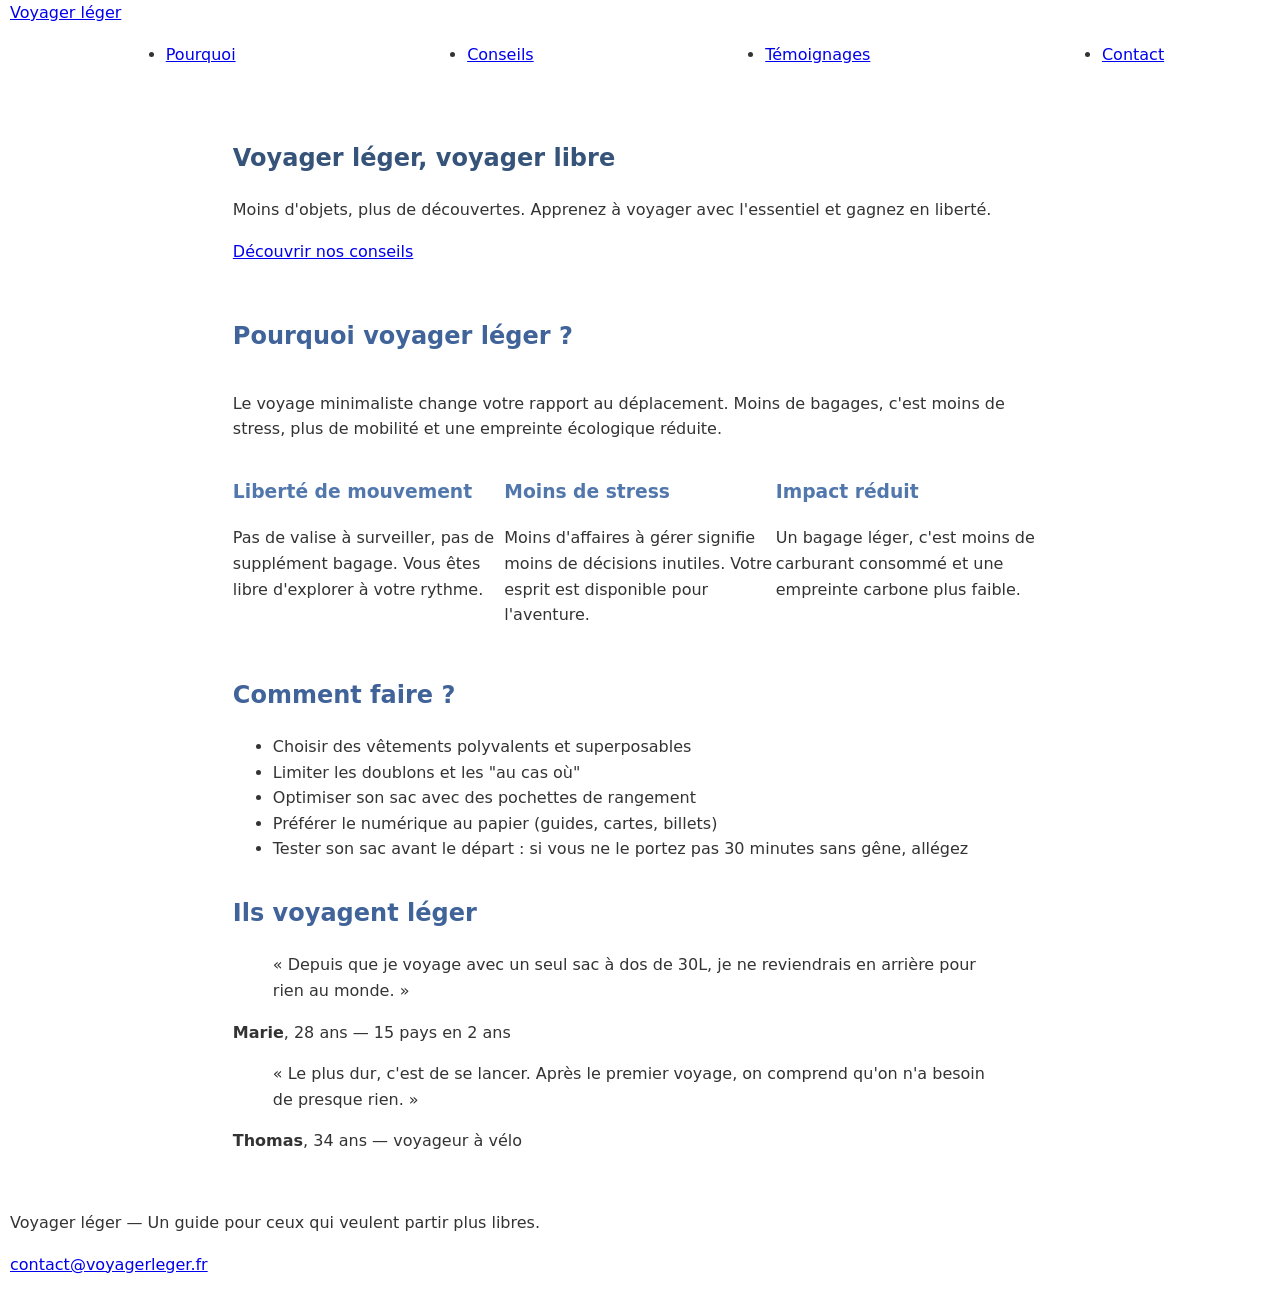
<file: TD2/index.html>
<!DOCTYPE html>
<html lang="fr">
<head>
  <meta charset="UTF-8">
  <meta name="viewport" content="width=device-width, initial-scale=1.0">
  <title>Voyager léger — Guide du voyage minimaliste</title>
  <link rel="stylesheet" href="style.css">
</head>
<body>

  <header>
    <nav>
      <a href="#" class="logo">Voyager léger</a>
      <ul>
        <li><a href="#pourquoi">Pourquoi</a></li>
        <li><a href="#conseils">Conseils</a></li>
        <li><a href="#temoignages">Témoignages</a></li>
        <li><a href="#contact">Contact</a></li>
      </ul>
    </nav>
  </header>

  <main>

    <section class="hero">
      <h1>Voyager léger, voyager libre</h1>
      <p>Moins d'objets, plus de découvertes. Apprenez à voyager avec l'essentiel et gagnez en liberté.</p>
      <a href="#conseils">Découvrir nos conseils</a>
    </section>

    <section id="pourquoi">
      <h2>Pourquoi voyager léger ?</h2>
      <p>Le voyage minimaliste change votre rapport au déplacement. Moins de bagages, c'est moins de stress, plus de mobilité et une empreinte écologique réduite.</p>

      <article>
        <h3>Liberté de mouvement</h3>
        <p>Pas de valise à surveiller, pas de supplément bagage. Vous êtes libre d'explorer à votre rythme.</p>
      </article>

      <article>
        <h3>Moins de stress</h3>
        <p>Moins d'affaires à gérer signifie moins de décisions inutiles. Votre esprit est disponible pour l'aventure.</p>
      </article>

      <article>
        <h3>Impact réduit</h3>
        <p>Un bagage léger, c'est moins de carburant consommé et une empreinte carbone plus faible.</p>
      </article>
    </section>

    <section id="conseils">
      <h2>Comment faire ?</h2>
      <ul>
        <li>Choisir des vêtements polyvalents et superposables</li>
        <li>Limiter les doublons et les "au cas où"</li>
        <li>Optimiser son sac avec des pochettes de rangement</li>
        <li>Préférer le numérique au papier (guides, cartes, billets)</li>
        <li>Tester son sac avant le départ : si vous ne le portez pas 30 minutes sans gêne, allégez</li>
      </ul>
    </section>

    <section id="temoignages">
      <h2>Ils voyagent léger</h2>

      <article>
        <blockquote>
          <p>« Depuis que je voyage avec un seul sac à dos de 30L, je ne reviendrais en arrière pour rien au monde. »</p>
        </blockquote>
        <p><strong>Marie</strong>, 28 ans — 15 pays en 2 ans</p>
      </article>

      <article>
        <blockquote>
          <p>« Le plus dur, c'est de se lancer. Après le premier voyage, on comprend qu'on n'a besoin de presque rien. »</p>
        </blockquote>
        <p><strong>Thomas</strong>, 34 ans — voyageur à vélo</p>
      </article>
    </section>

  </main>

  <footer id="contact">
    <p>Voyager léger — Un guide pour ceux qui veulent partir plus libres.</p>
    <p><a href="mailto:contact@voyagerleger.fr">contact@voyagerleger.fr</a></p>
  </footer>

</body>
</html>
</file>
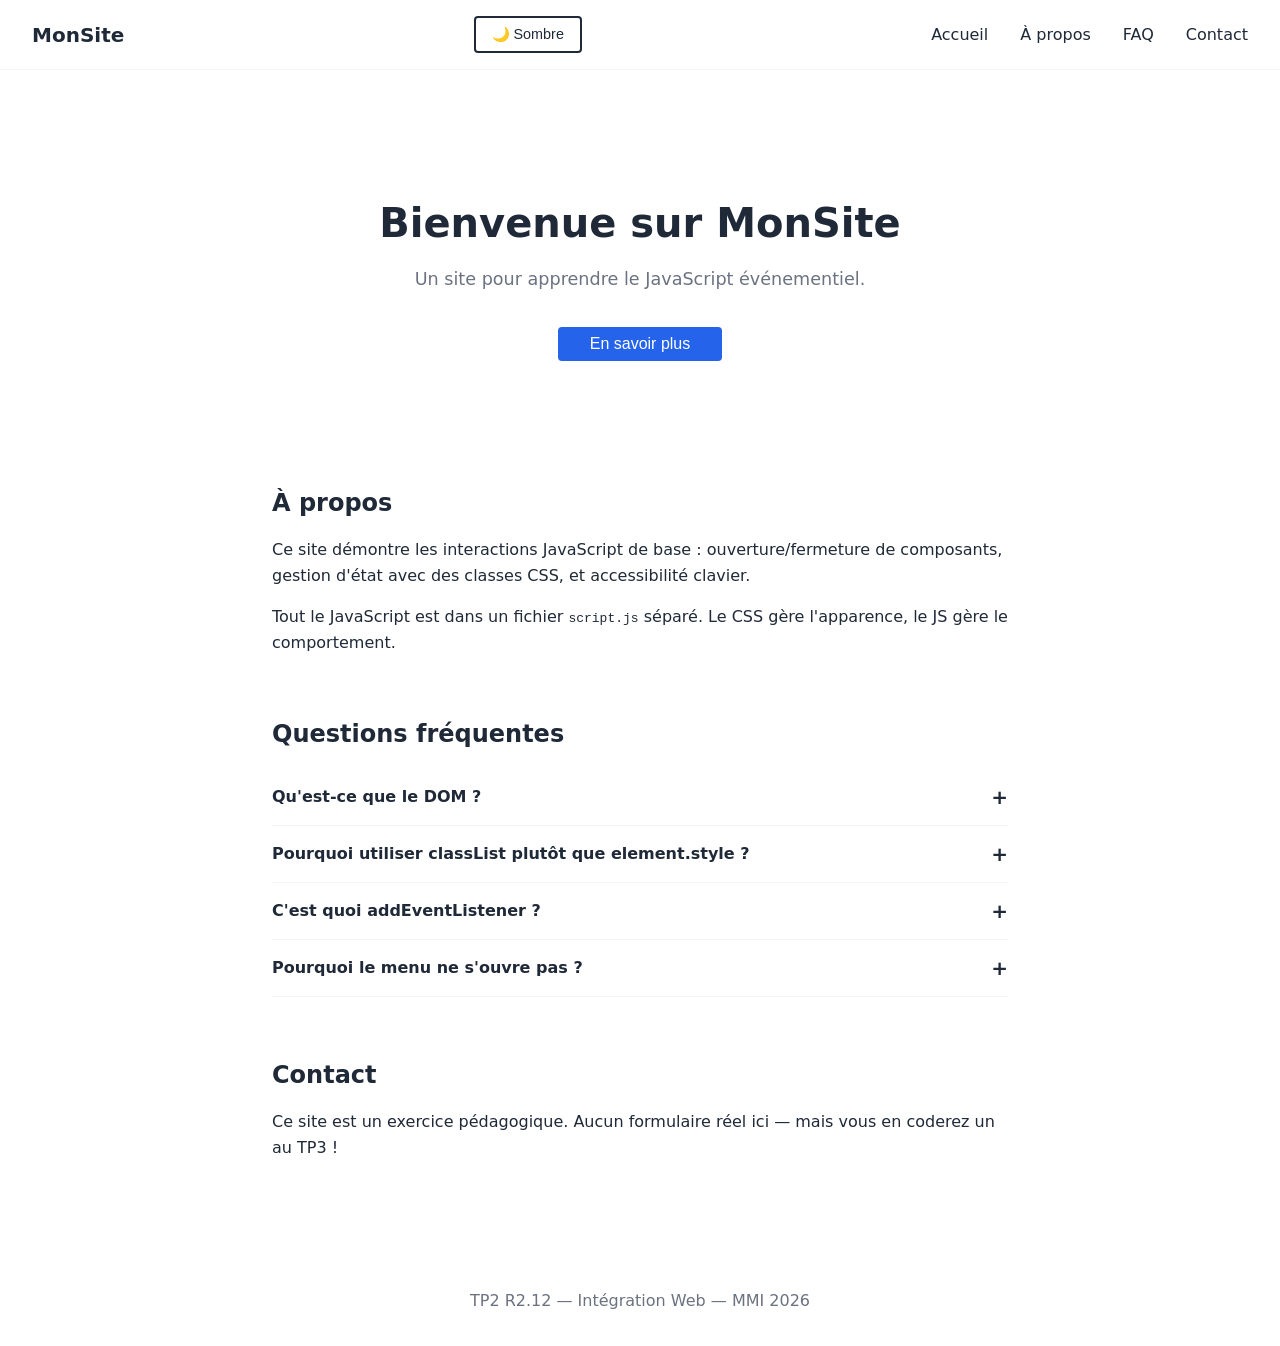
<file: TP2/index.html>
<!DOCTYPE html>
<html lang="fr">
<head>
  <meta charset="UTF-8">
  <meta name="viewport" content="width=device-width, initial-scale=1.0">
  <title>TP2 — JavaScript événementiel</title>
  <style>
    /* ================================
       VARIABLES
       ================================ */
    :root {
      --color-primary: #2563eb;
      --color-text: #1f2937;
      --color-text-light: #6b7280;
      --color-bg: #ffffff;
      --color-bg-alt: #f3f4f6;
      --color-overlay: rgba(0, 0, 0, 0.5);
      --font-base: system-ui, -apple-system, sans-serif;
      --space-sm: 0.5rem;
      --space-md: 1rem;
      --space-lg: 2rem;
      --space-xl: 4rem;
    }

    /* ================================
       THÈME SOMBRE (bonus)
       ================================ */
    .dark {
      --color-primary: #60a5fa;
      --color-text: #e5e7eb;
      --color-text-light: #9ca3af;
      --color-bg: #111827;
      --color-bg-alt: #1f2937;
      --color-overlay: rgba(0, 0, 0, 0.7);
    }

    /* ================================
       BASE
       ================================ */
    *, *::before, *::after {
      box-sizing: border-box;
    }

    body {
      font-family: var(--font-base);
      line-height: 1.6;
      color: var(--color-text);
      background-color: var(--color-bg);
      margin: 0;
      transition: background-color 0.3s, color 0.3s;
    }

    h1, h2, h3 { line-height: 1.2; }

    a {
      color: var(--color-primary);
      text-decoration: none;
    }

    a:hover { text-decoration: underline; }

    /* ================================
       HEADER + NAVIGATION
       ================================ */
    header {
      display: flex;
      justify-content: space-between;
      align-items: center;
      padding: var(--space-md) var(--space-lg);
      border-bottom: 1px solid var(--color-bg-alt);
    }

    .logo {
      font-weight: bold;
      font-size: 1.25rem;
      color: var(--color-text);
      text-decoration: none;
    }

    .header-right {
      display: flex;
      align-items: center;
      gap: var(--space-md);
    }

    /* Bouton menu burger */
    .menu-btn {
      display: none;
      background: none;
      border: 2px solid var(--color-text);
      border-radius: 0.25rem;
      color: var(--color-text);
      font-size: 1.25rem;
      padding: var(--space-sm);
      cursor: pointer;
      line-height: 1;
    }

    /* Bouton thème */
    #theme-toggle {
      background: none;
      border: 2px solid var(--color-text);
      border-radius: 0.25rem;
      color: var(--color-text);
      padding: var(--space-sm) var(--space-md);
      cursor: pointer;
      font-size: 0.9rem;
    }

    /* Navigation */
    .menu ul {
      display: flex;
      gap: var(--space-lg);
      list-style: none;
      padding: 0;
      margin: 0;
    }

    .menu a {
      color: var(--color-text);
      font-weight: 500;
    }

    /* Mobile : menu caché par défaut */
    @media (max-width: 640px) {
      .menu-btn {
        display: block;
      }

      .menu {
        display: none;
        position: absolute;
        top: 100%;
        left: 0;
        right: 0;
        background: var(--color-bg);
        border-bottom: 1px solid var(--color-bg-alt);
        padding: var(--space-md) var(--space-lg);
        z-index: 10;
      }

      .menu.is-open {
        display: block;
      }

      .menu ul {
        flex-direction: column;
        gap: var(--space-md);
      }

      header {
        position: relative;
      }
    }

    /* ================================
       MAIN
       ================================ */
    main {
      max-width: 800px;
      margin: 0 auto;
      padding: var(--space-lg);
    }

    section {
      margin-bottom: var(--space-xl);
    }

    /* ================================
       HERO
       ================================ */
    .hero {
      text-align: center;
      padding: var(--space-xl) 0;
    }

    .hero h1 {
      font-size: 2.5rem;
      margin-bottom: var(--space-sm);
    }

    .hero p {
      color: var(--color-text-light);
      font-size: 1.1rem;
    }

    /* ================================
       BOUTON MODALE
       ================================ */
    .modal-open {
      background-color: var(--color-primary);
      color: white;
      border: none;
      padding: var(--space-sm) var(--space-lg);
      border-radius: 0.25rem;
      font-size: 1rem;
      cursor: pointer;
      margin-top: var(--space-md);
    }

    .modal-open:hover {
      opacity: 0.9;
    }

    /* ================================
       MODALE
       ================================ */
    .modal {
      display: none;
      position: fixed;
      top: 0;
      left: 0;
      width: 100%;
      height: 100%;
      background: var(--color-overlay);
      z-index: 100;
      justify-content: center;
      align-items: center;
    }

    .modal.is-visible {
      display: flex;
    }

    .modal-content {
      background: var(--color-bg);
      border-radius: 0.5rem;
      padding: var(--space-lg);
      max-width: 500px;
      width: 90%;
      position: relative;
    }

    .modal-content h2 {
      margin-top: 0;
    }

    .modal-close {
      position: absolute;
      top: var(--space-md);
      right: var(--space-md);
      background: none;
      border: none;
      font-size: 1.5rem;
      cursor: pointer;
      color: var(--color-text);
      line-height: 1;
    }

    /* ================================
       ACCORDÉON FAQ
       ================================ */
    .faq-item {
      border-bottom: 1px solid var(--color-bg-alt);
    }

    .faq-question {
      width: 100%;
      background: none;
      border: none;
      text-align: left;
      padding: var(--space-md) 0;
      font-size: 1rem;
      font-weight: 600;
      color: var(--color-text);
      cursor: pointer;
      display: flex;
      justify-content: space-between;
      align-items: center;
      font-family: var(--font-base);
    }

    .faq-question::after {
      content: '+';
      font-size: 1.25rem;
      transition: transform 0.2s;
    }

    .faq-answer {
      display: none;
      padding: 0 0 var(--space-md) 0;
      color: var(--color-text-light);
    }

    .faq-answer.is-visible {
      display: block;
    }

    /* ================================
       FOCUS VISIBLE
       ================================ */
    :focus-visible {
      outline: 2px solid var(--color-primary);
      outline-offset: 2px;
    }
  </style>
</head>
<body>

  <!-- ================================
       HEADER + NAVIGATION
       ================================ -->
  <header>
    <a href="#" class="logo">MonSite</a>
    <div class="header-right">
      <button id="theme-toggle">🌙 Sombre</button>
      <button class="menu-btn" aria-expanded="false">☰</button>
    </div>
    <nav class="menu">
      <ul>
        <li><a href="#accueil">Accueil</a></li>
        <li><a href="#apropos">À propos</a></li>
        <li><a href="#faq">FAQ</a></li>
        <li><a href="#contact">Contact</a></li>
      </ul>
    </nav>
  </header>

  <main>

    <!-- ================================
         HERO + BOUTON MODALE
         ================================ -->
    <section id="accueil" class="hero">
      <h1>Bienvenue sur MonSite</h1>
      <p>Un site pour apprendre le JavaScript événementiel.</p>
      <button class="modal-open">En savoir plus</button>
    </section>

    <!-- ================================
         MODALE
         ================================ -->
    <div class="modal" aria-hidden="true">
      <div class="modal-content">
        <button class="modal-close">✕</button>
        <h2>À propos de ce site</h2>
        <p>Ce site est un exercice du TP2 R2.12. Il sert de support pour apprendre à manipuler le DOM avec JavaScript.</p>
        <p>Vous allez coder le menu burger, cette modale, et l'accordéon FAQ en JavaScript pur.</p>
      </div>
    </div>

    <!-- ================================
         SECTION À PROPOS
         ================================ -->
    <section id="apropos">
      <h2>À propos</h2>
      <p>Ce site démontre les interactions JavaScript de base : ouverture/fermeture de composants, gestion d'état avec des classes CSS, et accessibilité clavier.</p>
      <p>Tout le JavaScript est dans un fichier <code>script.js</code> séparé. Le CSS gère l'apparence, le JS gère le comportement.</p>
    </section>

    <!-- ================================
         ACCORDÉON FAQ
         ================================ -->
    <section id="faq">
      <h2>Questions fréquentes</h2>

      <div class="faq-item">
        <button class="faq-question">Qu'est-ce que le DOM ?</button>
        <div class="faq-answer">
          <p>Le DOM (Document Object Model) est la représentation de la page Web en mémoire. JavaScript peut le lire et le modifier pour créer des interactions.</p>
        </div>
      </div>

      <div class="faq-item">
        <button class="faq-question">Pourquoi utiliser classList plutôt que element.style ?</button>
        <div class="faq-answer">
          <p>Parce que le JavaScript gère le comportement et le CSS gère l'apparence. En utilisant classList, on garde chaque responsabilité à sa place.</p>
        </div>
      </div>

      <div class="faq-item">
        <button class="faq-question">C'est quoi addEventListener ?</button>
        <div class="faq-answer">
          <p>C'est la méthode qui permet de dire au navigateur : "quand tel événement arrive sur cet élément, exécute ce code". C'est le cœur du JavaScript événementiel.</p>
        </div>
      </div>

      <div class="faq-item">
        <button class="faq-question">Pourquoi le menu ne s'ouvre pas ?</button>
        <div class="faq-answer">
          <p>Probablement parce que le fichier script.js n'est pas encore lié, ou parce que le JavaScript n'est pas encore écrit. C'est votre mission !</p>
        </div>
      </div>
    </section>

    <!-- ================================
         CONTACT
         ================================ -->
    <section id="contact">
      <h2>Contact</h2>
      <p>Ce site est un exercice pédagogique. Aucun formulaire réel ici — mais vous en coderez un au TP3 !</p>
    </section>

  </main>

  <footer>
    <p style="text-align: center; padding: 1rem; color: var(--color-text-light);">TP2 R2.12 — Intégration Web — MMI 2026</p>
  </footer>

  <!-- ================================
       JAVASCRIPT : à vous de jouer !
       Créez un fichier script.js et liez-le ici.
       ================================ -->
<script src="script.js"></script>

</body>
</html>
</file>
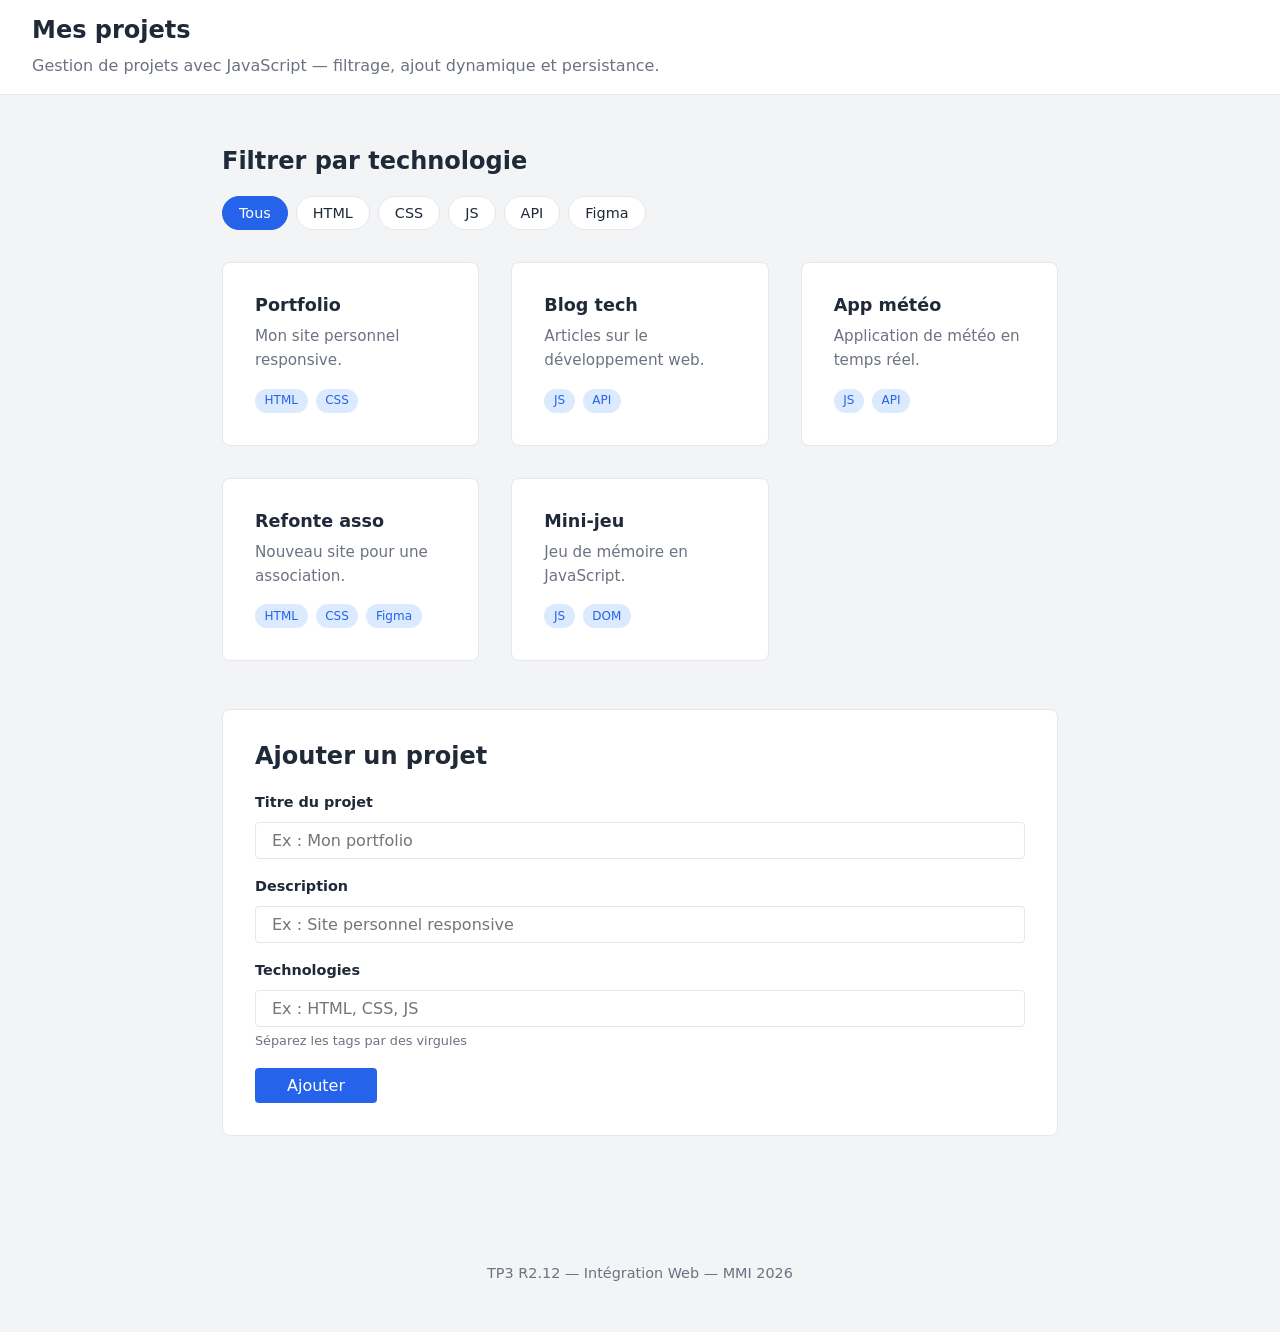
<file: TP3/index.html>
<!DOCTYPE html>
<html lang="fr">
<head>
  <meta charset="UTF-8">
  <meta name="viewport" content="width=device-width, initial-scale=1.0">
  <title>TP3 — JavaScript + données</title>
  <style>
    /* ================================
       VARIABLES
       ================================ */
    :root {
      --color-primary: #2563eb;
      --color-primary-light: #dbeafe;
      --color-text: #1f2937;
      --color-text-light: #6b7280;
      --color-bg: #ffffff;
      --color-bg-alt: #f3f4f6;
      --color-border: #e5e7eb;
      --color-error: #dc2626;
      --color-success: #059669;
      --font-base: system-ui, -apple-system, sans-serif;
      --space-sm: 0.5rem;
      --space-md: 1rem;
      --space-lg: 2rem;
      --space-xl: 3rem;
      --radius: 0.5rem;
    }

    /* ================================
       BASE
       ================================ */
    *, *::before, *::after {
      box-sizing: border-box;
    }

    body {
      font-family: var(--font-base);
      line-height: 1.6;
      color: var(--color-text);
      background-color: var(--color-bg-alt);
      margin: 0;
    }

    h1, h2, h3 { line-height: 1.2; }

    /* ================================
       LAYOUT
       ================================ */
    header {
      background: var(--color-bg);
      border-bottom: 1px solid var(--color-border);
      padding: var(--space-md) var(--space-lg);
    }

    header h1 {
      margin: 0;
      font-size: 1.5rem;
    }

    header p {
      margin: var(--space-sm) 0 0;
      color: var(--color-text-light);
    }

    main {
      max-width: 900px;
      margin: 0 auto;
      padding: var(--space-lg);
    }

    section {
      margin-bottom: var(--space-xl);
    }

    /* ================================
       FILTRES
       ================================ */
    .filtres {
      display: flex;
      flex-wrap: wrap;
      gap: var(--space-sm);
      margin-bottom: var(--space-lg);
    }

    .filtre {
      background: var(--color-bg);
      border: 1px solid var(--color-border);
      border-radius: 2rem;
      padding: var(--space-sm) var(--space-md);
      font-size: 0.9rem;
      cursor: pointer;
      color: var(--color-text);
      font-family: var(--font-base);
      transition: background-color 0.2s, border-color 0.2s;
    }

    .filtre:hover {
      border-color: var(--color-primary);
    }

    .filtre.active {
      background-color: var(--color-primary);
      color: white;
      border-color: var(--color-primary);
    }

    /* ================================
       GRILLE DE PROJETS
       ================================ */
    #projets-liste {
      display: grid;
      grid-template-columns: repeat(auto-fit, minmax(250px, 1fr));
      gap: var(--space-lg);
      min-height: 100px;
    }

    /* Style des cartes (générées en JS) */
    .carte {
      background: var(--color-bg);
      border: 1px solid var(--color-border);
      border-radius: var(--radius);
      padding: var(--space-lg);
      transition: transform 0.2s, box-shadow 0.2s;
    }

    .carte:hover {
      transform: translateY(-2px);
      box-shadow: 0 4px 12px rgba(0, 0, 0, 0.08);
    }

    .carte h3 {
      margin: 0 0 var(--space-sm);
      font-size: 1.1rem;
    }

    .carte p {
      margin: 0 0 var(--space-md);
      color: var(--color-text-light);
      font-size: 0.95rem;
    }

    .tags {
      display: flex;
      flex-wrap: wrap;
      gap: var(--space-sm);
    }

    .tag {
      display: inline-block;
      font-size: 0.75rem;
      background: var(--color-primary-light);
      color: var(--color-primary);
      padding: 0.15rem 0.6rem;
      border-radius: 1rem;
      font-weight: 500;
    }

    /* ================================
       MESSAGES D'ÉTAT
       ================================ */
    .loading {
      text-align: center;
      color: var(--color-text-light);
      padding: var(--space-xl);
      grid-column: 1 / -1;
    }

    .error {
      text-align: center;
      color: var(--color-error);
      padding: var(--space-xl);
      grid-column: 1 / -1;
    }

    .vide {
      text-align: center;
      color: var(--color-text-light);
      padding: var(--space-xl);
      grid-column: 1 / -1;
    }

    /* ================================
       FORMULAIRE D'AJOUT
       ================================ */
    #form-ajout {
      background: var(--color-bg);
      border: 1px solid var(--color-border);
      border-radius: var(--radius);
      padding: var(--space-lg);
    }

    #form-ajout h2 {
      margin-top: 0;
    }

    .form-group {
      margin-bottom: var(--space-md);
    }

    .form-group label {
      display: block;
      font-weight: 600;
      margin-bottom: var(--space-sm);
      font-size: 0.9rem;
    }

    .form-group input {
      width: 100%;
      padding: var(--space-sm) var(--space-md);
      border: 1px solid var(--color-border);
      border-radius: 0.25rem;
      font-size: 1rem;
      font-family: var(--font-base);
      color: var(--color-text);
      background: var(--color-bg);
    }

    .form-group input:focus {
      outline: 2px solid var(--color-primary);
      outline-offset: 1px;
      border-color: var(--color-primary);
    }

    .form-group small {
      display: block;
      margin-top: 0.25rem;
      color: var(--color-text-light);
      font-size: 0.8rem;
    }

    #form-ajout button[type="submit"] {
      background-color: var(--color-primary);
      color: white;
      border: none;
      padding: var(--space-sm) var(--space-lg);
      border-radius: 0.25rem;
      font-size: 1rem;
      cursor: pointer;
      font-family: var(--font-base);
    }

    #form-ajout button[type="submit"]:hover {
      opacity: 0.9;
    }

    /* ================================
       COMPTEUR
       ================================ */
    .compteur {
      text-align: right;
      color: var(--color-text-light);
      font-size: 0.9rem;
      margin-bottom: var(--space-sm);
    }

    /* ================================
       FOOTER
       ================================ */
    footer {
      text-align: center;
      padding: var(--space-lg);
      color: var(--color-text-light);
      font-size: 0.9rem;
    }

    /* ================================
       FOCUS VISIBLE
       ================================ */
    :focus-visible {
      outline: 2px solid var(--color-primary);
      outline-offset: 2px;
    }

    /* ================================
       RESPONSIVE
       ================================ */
    @media (max-width: 600px) {
      main {
        padding: var(--space-md);
      }

      #projets-liste {
        grid-template-columns: 1fr;
      }
    }
  </style>
</head>
<body>

  <!-- ================================
       HEADER
       ================================ -->
  <header>
    <h1>Mes projets</h1>
    <p>Gestion de projets avec JavaScript — filtrage, ajout dynamique et persistance.</p>
  </header>

  <main>

    <!-- ================================
         FILTRES
         ================================ -->
    <section>
      <h2>Filtrer par technologie</h2>
      <div class="filtres">
        <button class="filtre active" data-tag="tous">Tous</button>
        <button class="filtre" data-tag="HTML">HTML</button>
        <button class="filtre" data-tag="CSS">CSS</button>
        <button class="filtre" data-tag="JS">JS</button>
        <button class="filtre" data-tag="API">API</button>
        <button class="filtre" data-tag="Figma">Figma</button>
      </div>

      <!-- Compteur de résultats -->
      <p class="compteur" aria-live="polite"></p>

      <!-- Conteneur des cartes (généré en JS) -->
      <div id="projets-liste">
        <p class="vide">Chargement des projets...</p>
      </div>
    </section>

    <!-- ================================
         FORMULAIRE D'AJOUT
         ================================ -->
    <section>
      <form id="form-ajout">
        <h2>Ajouter un projet</h2>

        <div class="form-group">
          <label for="input-titre">Titre du projet</label>
          <input type="text" id="input-titre" placeholder="Ex : Mon portfolio" required>
        </div>

        <div class="form-group">
          <label for="input-desc">Description</label>
          <input type="text" id="input-desc" placeholder="Ex : Site personnel responsive" required>
        </div>

        <div class="form-group">
          <label for="input-tags">Technologies</label>
          <input type="text" id="input-tags" placeholder="Ex : HTML, CSS, JS">
          <small>Séparez les tags par des virgules</small>
        </div>

        <button type="submit">Ajouter</button>
      </form>
    </section>

  </main>

  <footer>
    <p>TP3 R2.12 — Intégration Web — MMI 2026</p>
  </footer>
  
<script src="script.js"></script>

</body>
</html>
</file>
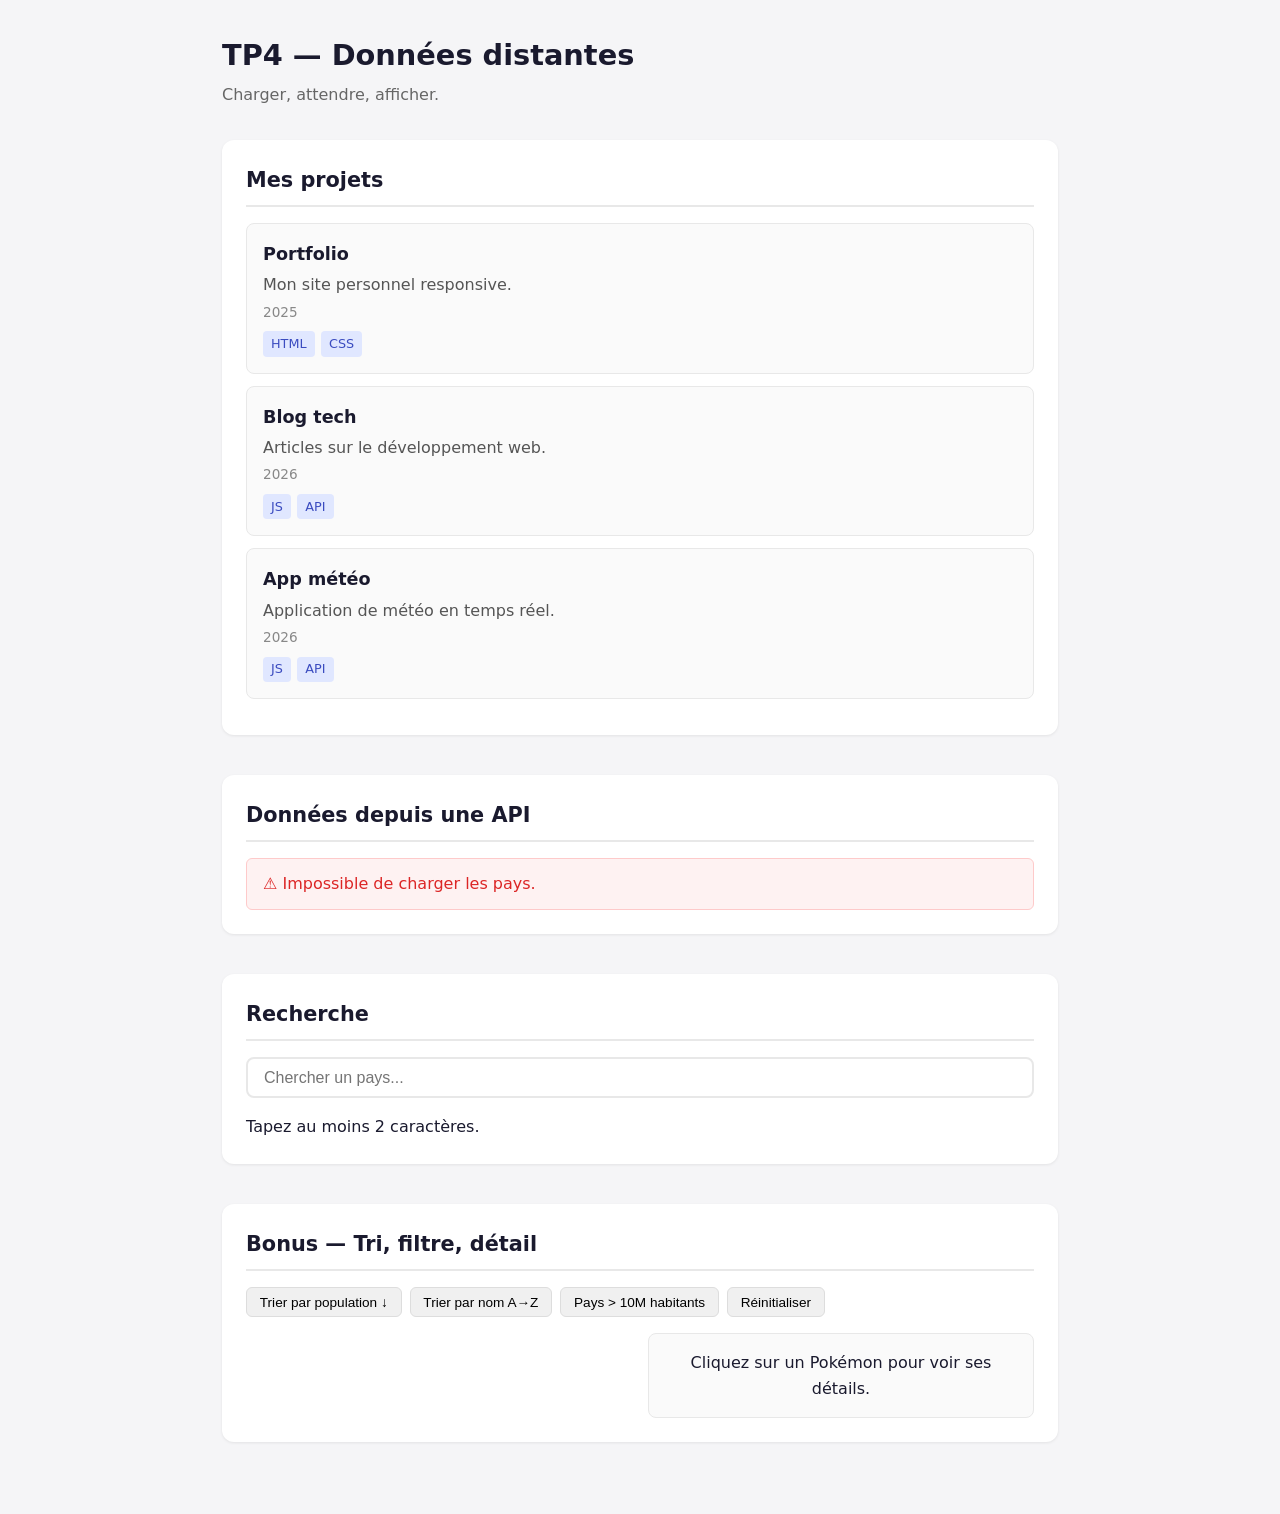
<file: TP4/index.html>
<!DOCTYPE html>
<html lang="fr">
<head>
  <meta charset="UTF-8">
  <meta name="viewport" content="width=device-width, initial-scale=1.0">
  <title>TP4 — Fetch & API</title>
  <link rel="stylesheet" href="style.css">
</head>
<body>

  <header>
    <h1>TP4 — Données distantes</h1>
    <p>Charger, attendre, afficher.</p>
  </header>

  <main>

    <!-- ============================================
         TEMPS 1 — JSON local
         Exercices 1.1 à 1.3
         ============================================ -->
    <section id="section-projets">
      <h2>Mes projets</h2>
      <div id="projets-liste" aria-live="polite">
        <p>Les projets s'afficheront ici.</p>
      </div>
    </section>

    <!-- ============================================
         TEMPS 2 — API distante
         Exercices 2.1 à 2.3
         ============================================ -->
    <section id="section-api">
      <h2>Données depuis une API</h2>
      <div id="api-liste" aria-live="polite">
        <p>Les données de l'API s'afficheront ici.</p>
      </div>
    </section>

    <!-- ============================================
         TEMPS 3 — Recherche + API
         Exercices 3.1 et 3.2
         ============================================ -->
    <section id="section-recherche">
      <h2>Recherche</h2>
      <input type="search" id="recherche" placeholder="Chercher un pays...">
      <div id="recherche-resultats" aria-live="polite">
        <p>Tapez au moins 2 caractères.</p>
      </div>
    </section>

    <!-- ============================================
         TEMPS 4 — Aller plus loin (bonus)
         Exercices 4.1 à 4.3
         ============================================ -->
    <section id="section-bonus">
      <h2>Bonus — Tri, filtre, détail</h2>

      <!-- 4.1 — Contrôles de tri/filtre -->
      <div id="controles">
        <button id="tri-pop">Trier par population ↓</button>
        <button id="tri-nom">Trier par nom A→Z</button>
        <button id="filtre-grand">Pays > 10M habitants</button>
        <button id="reinitialiser">Réinitialiser</button>
      </div>

      <!-- 4.2 — Liste + Détail Pokémon -->
      <div id="pokemon">
        <div id="liste-pokemon"></div>
        <div id="detail-pokemon">
          <p>Cliquez sur un Pokémon pour voir ses détails.</p>
        </div>
      </div>
    </section>

  </main>

  <script src="script.js"></script>
</body>
</html>
</file>
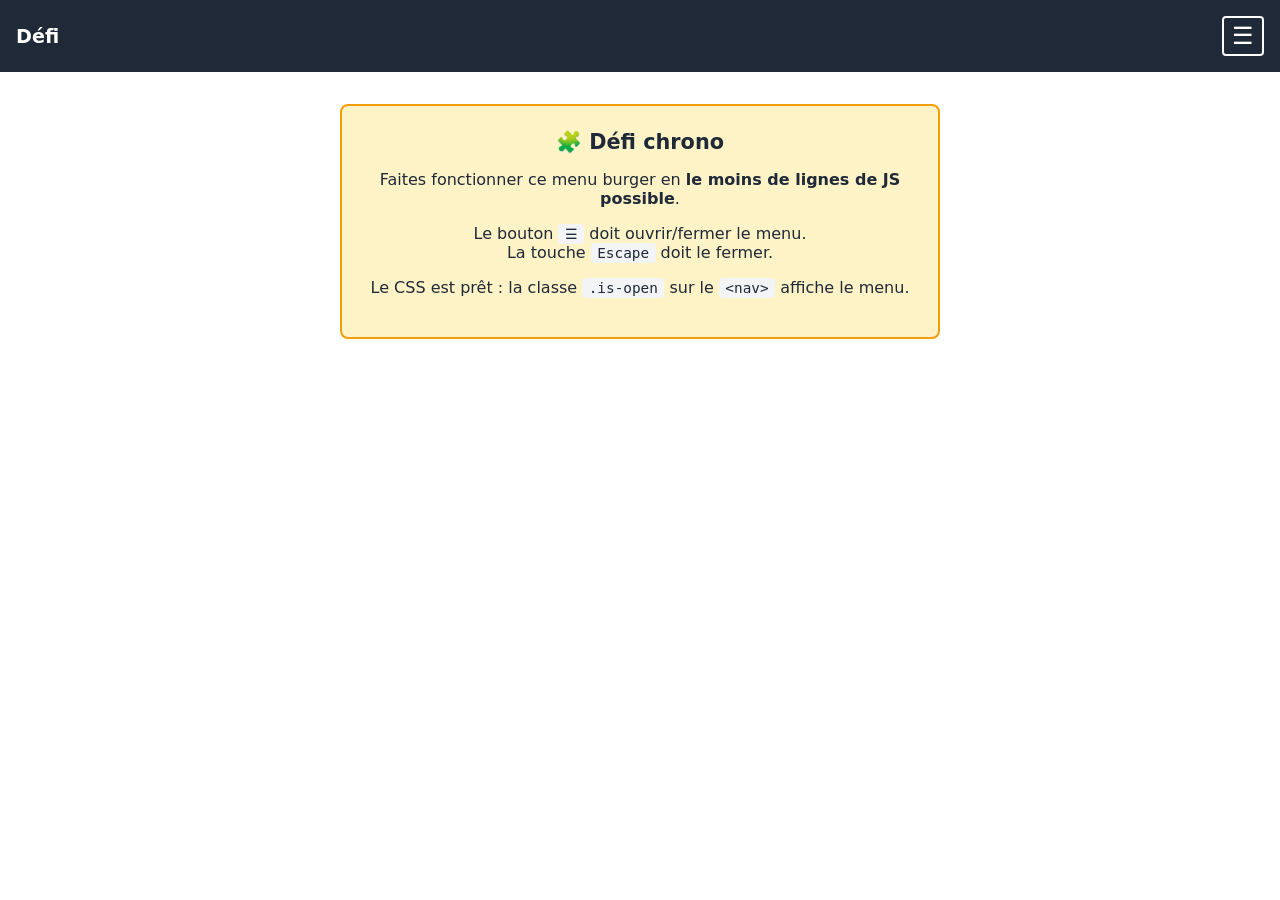
<file: TP2/defi-chrono.html>
<!DOCTYPE html>
<html lang="fr">
<head>
  <meta charset="UTF-8">
  <meta name="viewport" content="width=device-width, initial-scale=1.0">
  <title>🧩 Défi chrono — Menu burger</title>
  <style>
    body {
      font-family: system-ui, sans-serif;
      margin: 0;
      color: #1f2937;
    }

    header {
      display: flex;
      justify-content: space-between;
      align-items: center;
      padding: 1rem;
      background: #1f2937;
      color: white;
    }

    .logo { font-weight: bold; font-size: 1.2rem; }

    .menu-btn {
      background: none;
      border: 2px solid white;
      color: white;
      font-size: 1.5rem;
      padding: 0.25rem 0.5rem;
      cursor: pointer;
      border-radius: 0.25rem;
    }

    nav {
      display: none;
      background: #111827;
      padding: 1rem;
    }

    nav.is-open {
      display: block;
    }

    nav ul {
      list-style: none;
      margin: 0;
      padding: 0;
    }

    nav li { padding: 0.5rem 0; }

    nav a {
      color: white;
      text-decoration: none;
    }

    main {
      max-width: 600px;
      margin: 2rem auto;
      padding: 0 1rem;
      text-align: center;
    }

    .consigne {
      background: #fef3c7;
      border: 2px solid #f59e0b;
      border-radius: 0.5rem;
      padding: 1.5rem;
      margin-bottom: 2rem;
    }

    .consigne h1 { margin-top: 0; font-size: 1.3rem; }

    code {
      background: #f3f4f6;
      padding: 0.15rem 0.4rem;
      border-radius: 0.25rem;
      font-size: 0.9rem;
    }
  </style>
</head>
<body>

  <header>
    <span class="logo">Défi</span>
    <button class="menu-btn">☰</button>
  </header>

  <nav>
    <ul>
      <li><a href="#">Accueil</a></li>
      <li><a href="#">Projets</a></li>
      <li><a href="#">Contact</a></li>
    </ul>
  </nav>

  <main>
    <div class="consigne">
      <h1>🧩 Défi chrono</h1>
      <p>Faites fonctionner ce menu burger en <strong>le moins de lignes de JS possible</strong>.</p>
      <p>Le bouton <code>☰</code> doit ouvrir/fermer le menu.<br>La touche <code>Escape</code> doit le fermer.</p>
      <p>Le CSS est prêt : la classe <code>.is-open</code> sur le <code>&lt;nav&gt;</code> affiche le menu.</p>
    </div>
  </main>

  <script>
    const bouton = document.querySelector('.menu-btn'); 
    const menu = document.querySelector('nav');
    bouton.addEventListener('click', () => {  
     menu.classList.toggle('is-open'); 
});

document.addEventListener('keydown', (event) => {
  if (event.key === 'Escape' && menu.classList.contains('is-open')) {
    menu.classList.remove('is-open');
    bouton.focus(); 
  }
});
  </script>

</body> 
</html>
</file>
<file: TD2/style.css>
body {
  font-family: system-ui, sans-serif;
  line-height: 1.6;
  margin: 0;
  color: #333;
}
 
 nav {
  margin-left: 10px;
 }

 nav ul {
  display: flex;
  flex-direction: row;
  justify-content: space-around;
  flex-wrap: wrap; 
 }

main{
  max-width: 80ch;
  margin: 0 auto;
  padding: 1.5rem;
}

#pourquoi {
  display:flex;
  flex-wrap: wrap;
}

#pourquoi article {
  flex: 3;
  flex-direction: row;
  justify-content: space-between;
  gap: 20px;
}

h1 {
  margin-top: 0;
  color: #36537A;
}

h2 {
  color: #406399;
}

h3 {
  color: #5177AD;
}

section {
  margin-top: 2rem;
}

footer {
  margin-left: 10px;
}
</file>
<file: TP4/style.css>
/* ===========================
   TP4 — Styles de départ
   =========================== */

* {
  margin: 0;
  padding: 0;
  box-sizing: border-box;
}

body {
  font-family: system-ui, -apple-system, sans-serif;
  line-height: 1.6;
  color: #1a1a2e;
  background-color: #f5f5f7;
  padding: 2rem;
  max-width: 900px;
  margin: 0 auto;
}

/* --- En-tête --- */

header {
  margin-bottom: 2rem;
}

header h1 {
  font-size: 1.8rem;
  margin-bottom: 0.25rem;
}

header p {
  color: #666;
}

/* --- Sections --- */

section {
  margin-bottom: 2.5rem;
  padding: 1.5rem;
  background: white;
  border-radius: 12px;
  box-shadow: 0 1px 3px rgba(0, 0, 0, 0.08);
}

section h2 {
  font-size: 1.3rem;
  margin-bottom: 1rem;
  padding-bottom: 0.5rem;
  border-bottom: 2px solid #e8e8e8;
}

/* --- Cartes --- */

.carte {
  padding: 1rem;
  margin-bottom: 0.75rem;
  background: #fafafa;
  border: 1px solid #e8e8e8;
  border-radius: 8px;
}

.carte h3 {
  font-size: 1.1rem;
  margin-bottom: 0.25rem;
}

.carte p {
  color: #555;
  margin-bottom: 0.25rem;
}

.carte .annee {
  font-size: 0.85rem;
  color: #888;
}

/* --- Tags --- */

.tags {
  display: flex;
  gap: 0.4rem;
  flex-wrap: wrap;
  margin-top: 0.5rem;
}

.tag {
  display: inline-block;
  padding: 0.15rem 0.5rem;
  background: #e0e7ff;
  color: #3b4cc0;
  border-radius: 4px;
  font-size: 0.8rem;
  font-weight: 500;
}

/* --- États : chargement, erreur --- */

.loading {
  color: #666;
  font-style: italic;
  padding: 1rem 0;
}

.loading::before {
  content: '⏳ ';
}

.error {
  color: #dc2626;
  background: #fef2f2;
  padding: 0.75rem 1rem;
  border-radius: 6px;
  border: 1px solid #fecaca;
}

.error::before {
  content: '⚠️ ';
}

/* --- Champ de recherche --- */

input[type="search"] {
  width: 100%;
  padding: 0.6rem 1rem;
  font-size: 1rem;
  border: 2px solid #e8e8e8;
  border-radius: 8px;
  margin-bottom: 1rem;
  outline: none;
  transition: border-color 0.2s;
}

input[type="search"]:focus {
  border-color: #3b4cc0;
}

/* --- Boutons de contrôle (bonus) --- */

#controles {
  display: flex;
  gap: 0.5rem;
  flex-wrap: wrap;
  margin-bottom: 1rem;
}

#controles button {
  padding: 0.4rem 0.8rem;
  font-size: 0.85rem;
  background: #f0f0f0;
  border: 1px solid #ddd;
  border-radius: 6px;
  cursor: pointer;
  transition: background-color 0.2s;
}

#controles button:hover {
  background: #e0e7ff;
}

/* --- Pokémon liste + détail (bonus) --- */

#pokemon {
  display: grid;
  grid-template-columns: 1fr 1fr;
  gap: 1rem;
  margin-top: 1rem;
}

#liste-pokemon {
  display: flex;
  flex-direction: column;
  gap: 0.3rem;
  max-height: 400px;
  overflow-y: auto;
}

#liste-pokemon button {
  text-align: left;
  padding: 0.4rem 0.6rem;
  background: #fafafa;
  border: 1px solid #e8e8e8;
  border-radius: 4px;
  cursor: pointer;
  text-transform: capitalize;
  transition: background-color 0.2s;
}

#liste-pokemon button:hover {
  background: #e0e7ff;
}

#detail-pokemon {
  padding: 1rem;
  background: #fafafa;
  border: 1px solid #e8e8e8;
  border-radius: 8px;
  text-align: center;
}

#detail-pokemon h2 {
  text-transform: capitalize;
  border: none;
  padding: 0;
}

#detail-pokemon img {
  width: 120px;
  height: 120px;
  image-rendering: pixelated;
}
</file>
